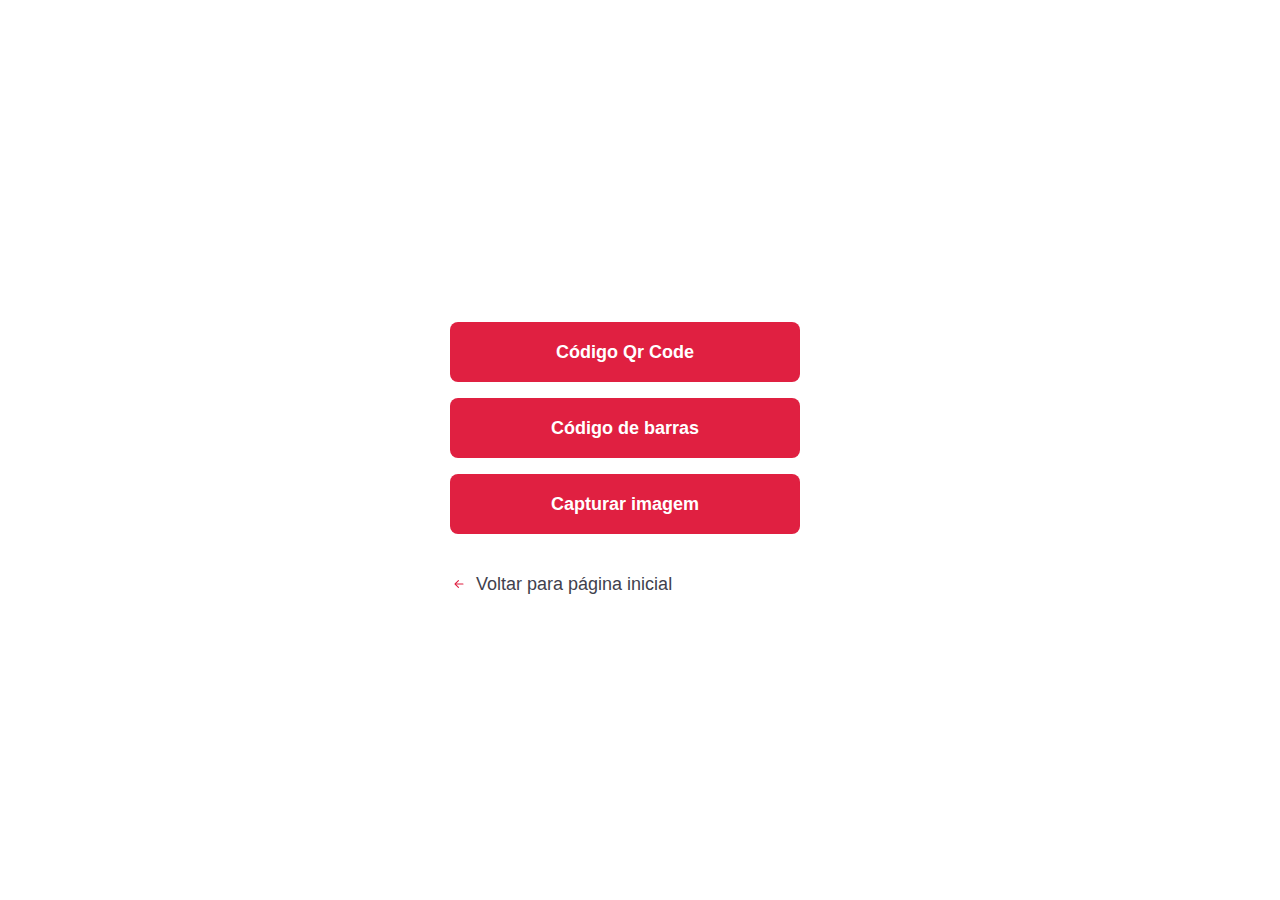
<file: index.html>
<!DOCTYPE html>
<html lang="en">
<head>
    <meta charset="UTF-8">
    <meta name="viewport" content="width=device-width, initial-scale=1.0">
    <link rel="stylesheet" type="text/css" href="./css/buttons.css"/>
    <title>Escolha uma das opções</title>
</head>
<body background="#f0f0f5">
    <div class="total">
        <section class="form">
            <form>
                    <button class="buttons" type="submit">Código Qr Code</button>
                    <button class="buttons" type="submit">Código de barras</button>
                    <button class="buttons" type="submit">Capturar imagem</button>

                    

                    <a href="https://team-66.github.io/megahack-americanas/" >
                        <svg class="bi bi-arrow-left-short" width="1em" height="1em" viewBox="0 0 16 16" fill="currentColor" xmlns="http://www.w3.org/2000/svg">
                        <path fill-rule="evenodd" d="M7.854 4.646a.5.5 0 010 .708L5.207 8l2.647 2.646a.5.5 0 01-.708.708l-3-3a.5.5 0 010-.708l3-3a.5.5 0 01.708 0z" clip-rule="evenodd"/>
                        <path fill-rule="evenodd" d="M4.5 8a.5.5 0 01.5-.5h6.5a.5.5 0 010 1H5a.5.5 0 01-.5-.5z" clip-rule="evenodd"/>
                        </svg>
                        Voltar para página inicial
                    </a>
            </form>
        </section>
    </div>
</body>
</html>
</file>
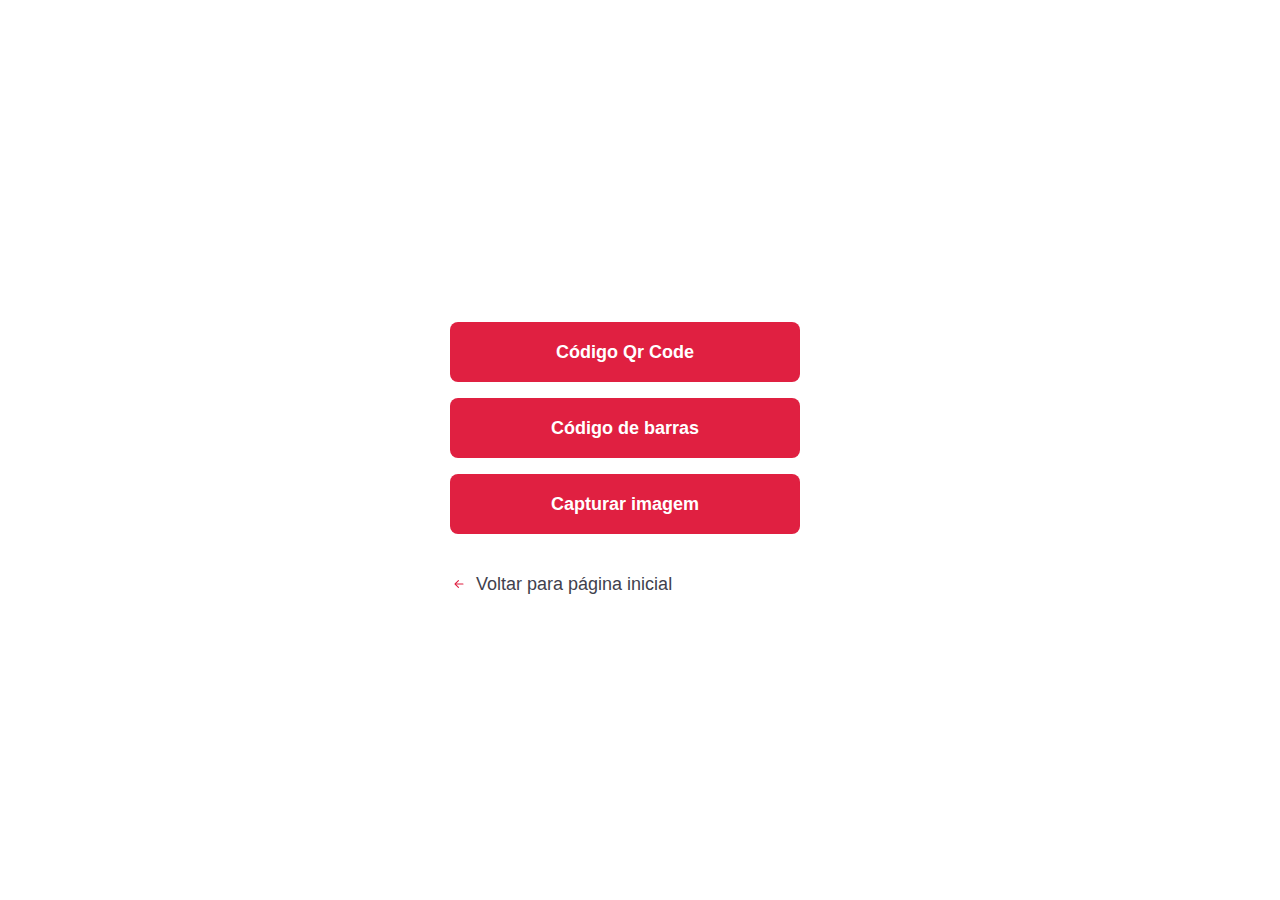
<file: buttons.html>
<!DOCTYPE html>
<html lang="en">
<head>
    <meta charset="UTF-8">
    <meta name="viewport" content="width=device-width, initial-scale=1.0">
    <link rel="stylesheet" type="text/css" href="./css/buttons.css"/>
    <title>Document</title>
</head>
<body background="#f0f0f5">
    <div class="total">
        <section class="form">
            <form>
                    <button class="buttons" type="submit">Código Qr Code</button>
                    <button class="buttons" type="submit">Código de barras</button>
                    <button class="buttons" type="submit">Capturar imagem</button>

                    

                    <a href="/home" >
                        <svg class="bi bi-arrow-left-short" width="1em" height="1em" viewBox="0 0 16 16" fill="currentColor" xmlns="http://www.w3.org/2000/svg">
                        <path fill-rule="evenodd" d="M7.854 4.646a.5.5 0 010 .708L5.207 8l2.647 2.646a.5.5 0 01-.708.708l-3-3a.5.5 0 010-.708l3-3a.5.5 0 01.708 0z" clip-rule="evenodd"/>
                        <path fill-rule="evenodd" d="M4.5 8a.5.5 0 01.5-.5h6.5a.5.5 0 010 1H5a.5.5 0 01-.5-.5z" clip-rule="evenodd"/>
                        </svg>
                        Voltar para página inicial
                    </a>
            </form>
        </section>
    </div>
</body>
</html>
</file>
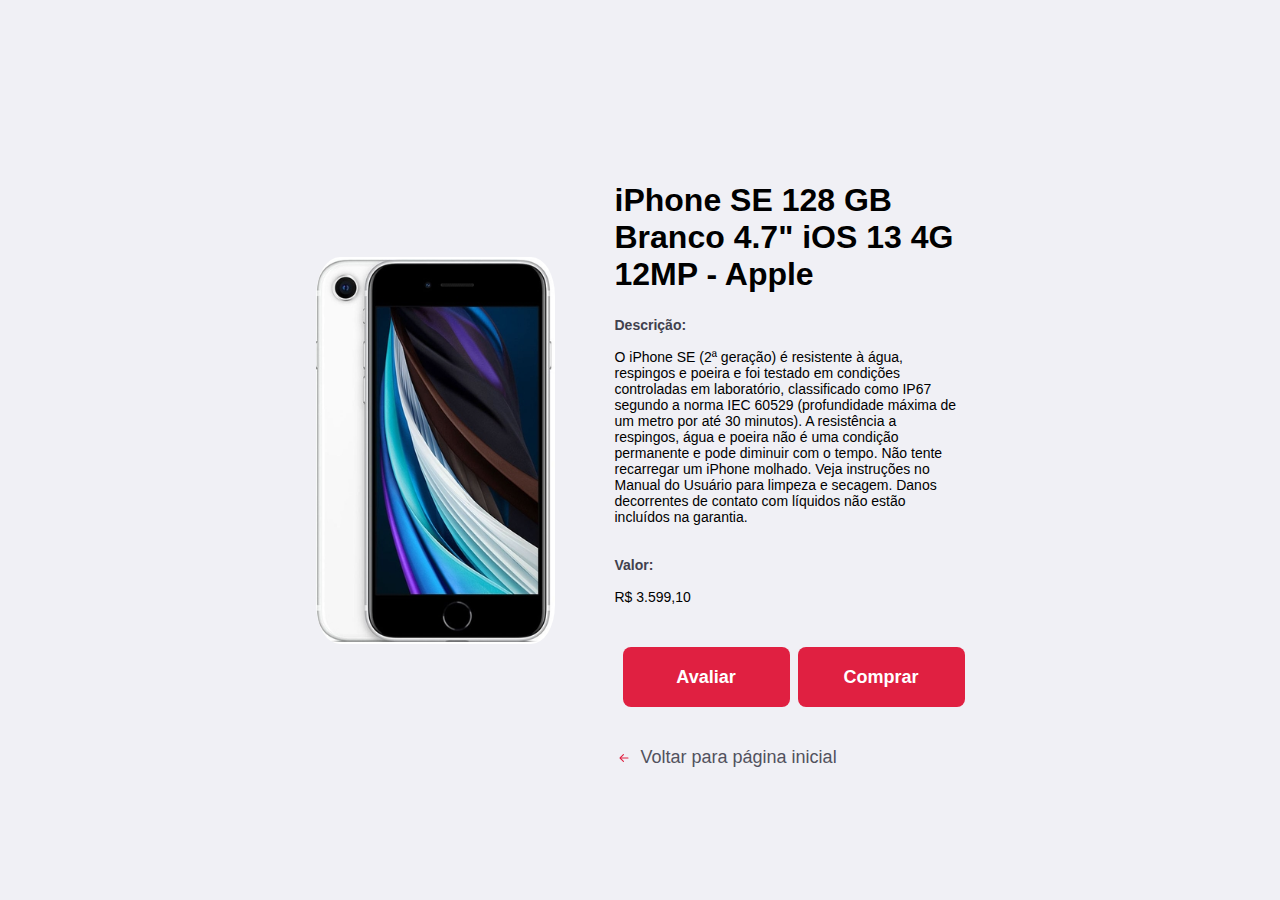
<file: produtos.html>
<!DOCTYPE html>
<html lang="en">
<head>
    <meta charset="UTF-8">
    <meta name="viewport" content="width=device-width, initial-scale=1.0">
    <link rel="stylesheet" type="text/css" href="./css/produtos.css"/>
    <title>iPhone SE 128 GB Branco 4.7" iOS 13 4G 12MP - Apple</title>
</head>
<body>
    <div class="total-produtos">
        
        <img src="./img/p1.PNG" />

        <section class="content">
            
            <h1>iPhone SE 128 GB Branco 4.7" iOS 13 4G 12MP - Apple</h1>

            <div class="list">

                <ul>
                    <li>

                        <strong>Descrição:</strong>
                        <p>O iPhone SE (2ª geração) é resistente à água, respingos e poeira e foi testado em condições controladas em laboratório, classificado como IP67 segundo a norma IEC 60529 (profundidade máxima de um metro por até 30 minutos). A resistência a respingos, água e poeira não é uma condição permanente e pode diminuir com o tempo. Não tente recarregar um iPhone molhado. Veja instruções no Manual do Usuário para limpeza e secagem. Danos decorrentes de contato com líquidos não estão incluídos na garantia.</p>

                        <strong>Valor:</strong>
                        <p>R$ 3.599,10</p>

                        
                    </li>
                </ul>

            </div>
            
            <form>

                    <a href="https://www.americanas.com.br/avaliacao/1661422201/iphone-se-128-gb-branco-4.7-ios-13-4g-12mp-apple" class="btn">Avaliar</a>
                    <a href="https://www.americanas.com.br/garantia/1661422201?buyboxField=&buyboxToken=&condition=NEW&offerId=5eab148079bf8430cb0c1f8a&offerType=&productId=1661422201&productSku=1661422235&sellerId=20247322000147" class="btn">Comprar</a>
                
            </form>

                <a href="https://team-66.github.io/megahack-americanas/" >
                <svg class="bi bi-arrow-left-short" width="1em" height="1em" viewBox="0 0 16 16" fill="currentColor" xmlns="http://www.w3.org/2000/svg">
                <path fill-rule="evenodd" d="M7.854 4.646a.5.5 0 010 .708L5.207 8l2.647 2.646a.5.5 0 01-.708.708l-3-3a.5.5 0 010-.708l3-3a.5.5 0 01.708 0z" clip-rule="evenodd"/>
                <path fill-rule="evenodd" d="M4.5 8a.5.5 0 01.5-.5h6.5a.5.5 0 010 1H5a.5.5 0 01-.5-.5z" clip-rule="evenodd"/>
                </svg>
                Voltar para página inicial
            </a>

        </section>

    </div>
</body>
</html>
</file>
<file: css/buttons.css>
* {
    margin: 0;
    padding: 0;
    outline: 0;
    box-sizing: border-box; /*faz com que o padding dos elementos sejam anexados na sua altura e largura e não somados*/
}

.total {
    width: 100%;
    max-width: 1120px;
    height: 100vh;
    margin: 0 auto; /*centraliza*/

    display: flex;
    flex-direction: column;
    align-items: center; /*alinhamento vertical*/
    justify-content: center; /*alinhamento horizontal*/
}

.total section.form {
    width: 100%;
    max-width: 350px;
    margin-right: 30px;

}

.total section.form form a {
    display: flex;
    align-items: center;
    margin-top: 40px;
    color: #41414d;
    font-size: 18px;
    text-decoration: none;
    font-weight: 500;
    transition: opacity 0.2s;
}

.total section.form form a svg {
    margin-right: 8px;
    size: 16;
    color: #e02041;
}

.total section.form form a:hover {
    opacity: 0.8;
}

body {
    font: 400 14px Sans-Serif; /*sem ponto depois da letra*/
    -webkit-font-smoothing: antialiased; /*melhora o visual da font*/
}

input,button, textarea { /*por padrão não pega o css do body*/ 
    font: 400 18px Sans-Serif;
}

button {
    cursor: pointer;
}

.buttons {
    width: 100%;
    height: 60px;
    background: #e02041;
    border: 0;
    border-radius: 8px;
    color: #FFF;
    font-weight: 700;
    margin-top: 16px;
    display: inline-block;
    text-align: center;
    text-decoration: none;
    font-size: 18px;
    line-height: 60px;
    transition: filter 0.2s; /*quando o mouser passar por cima do botão mudar em tantos milésimos de segundos*/
}

.buttons:hover {
    filter: brightness(90%);
}
</file>
<file: css/produtos.css>
* {
    margin: 0;
    padding: 0;
    outline: 0;
    box-sizing: border-box; /*faz com que o padding dos elementos sejam anexados na sua altura e largura e não somados*/
}

.total-produtos {
    width: 100%;
    max-width: 1120px;
    height: 100vh;
    margin: 0 auto; /*centraliza*/

    display: flex;
    align-items: center; /*alinhamento vertical*/
    justify-content: center; /*alinhamento horizontal*/
}

.total-produtos section.content {
    width: 100%;
    max-width: 350px;
    margin-left: 60px;
}

.total-produtos img {
    border-radius: 10%;
}

.total-produtos section.content h1 {
    font-size: 32px;
    margin-bottom: 32px;
    margin-top: 50px;
    margin-bottom:24px;
}

.total-produtos section.content ul {
    display: grid;
    grid-template-columns: 1fr;
    grid-gap: 24px; /*distancia uma coluna da outra*/
    list-style: none; /*tirar bolinhas da lista*/
}

.total-produtos section.content ul li strong {
    display: block;
    margin-bottom: 16px;
    color: #41414d;
}

.total-produtos section.content ul li p + strong {
    margin-top: 32px;
}

.total-produtos section.content form {
    margin-top: 26px;
    display: flex;
}

.total-produtos section.content a {
    display: flex;
    align-items: center;
    margin-top: 40px;
    color: #52525e;
    font-size: 18px;
    text-decoration: none;
    font-weight: 500;
    transition: opacity 0.2s;
}

.total-produtos section.content a svg {
    margin-right: 8px;
    size: 16;
    color: #e02041;
}

.total-produtos section.content a:hover {
    opacity: 0.8;
}

.total-produtos section.content form a {
    width: 60%;
    height: 60px;
    background: #e02041;
    border: 0;
    border-radius: 8px;
    color: #FFF;
    font-weight: 700;
    margin-top: 16px;
    display: inline-block;
    text-align: center;
    text-decoration: none;
    font-size: 18px;
    line-height: 60px;
    transition: filter 0.2s; /*quando o mouser passar por cima do botão mudar em tantos milésimos de segundos*/
    margin-left: 08px;
}

.btn:hover {
    filter: brightness(90%);
}

body {
    font: 400 14px Sans-Serif; /*sem ponto depois da letra*/
    -webkit-font-smoothing: antialiased; /*melhora o visual da font*/
    background: #f0f0f5;
}

input,button, textarea { /*por padrão não pega o css do body*/ 
    font: 400 18px Sans-Serif;
}

button {
    cursor: pointer;
}
</file>
